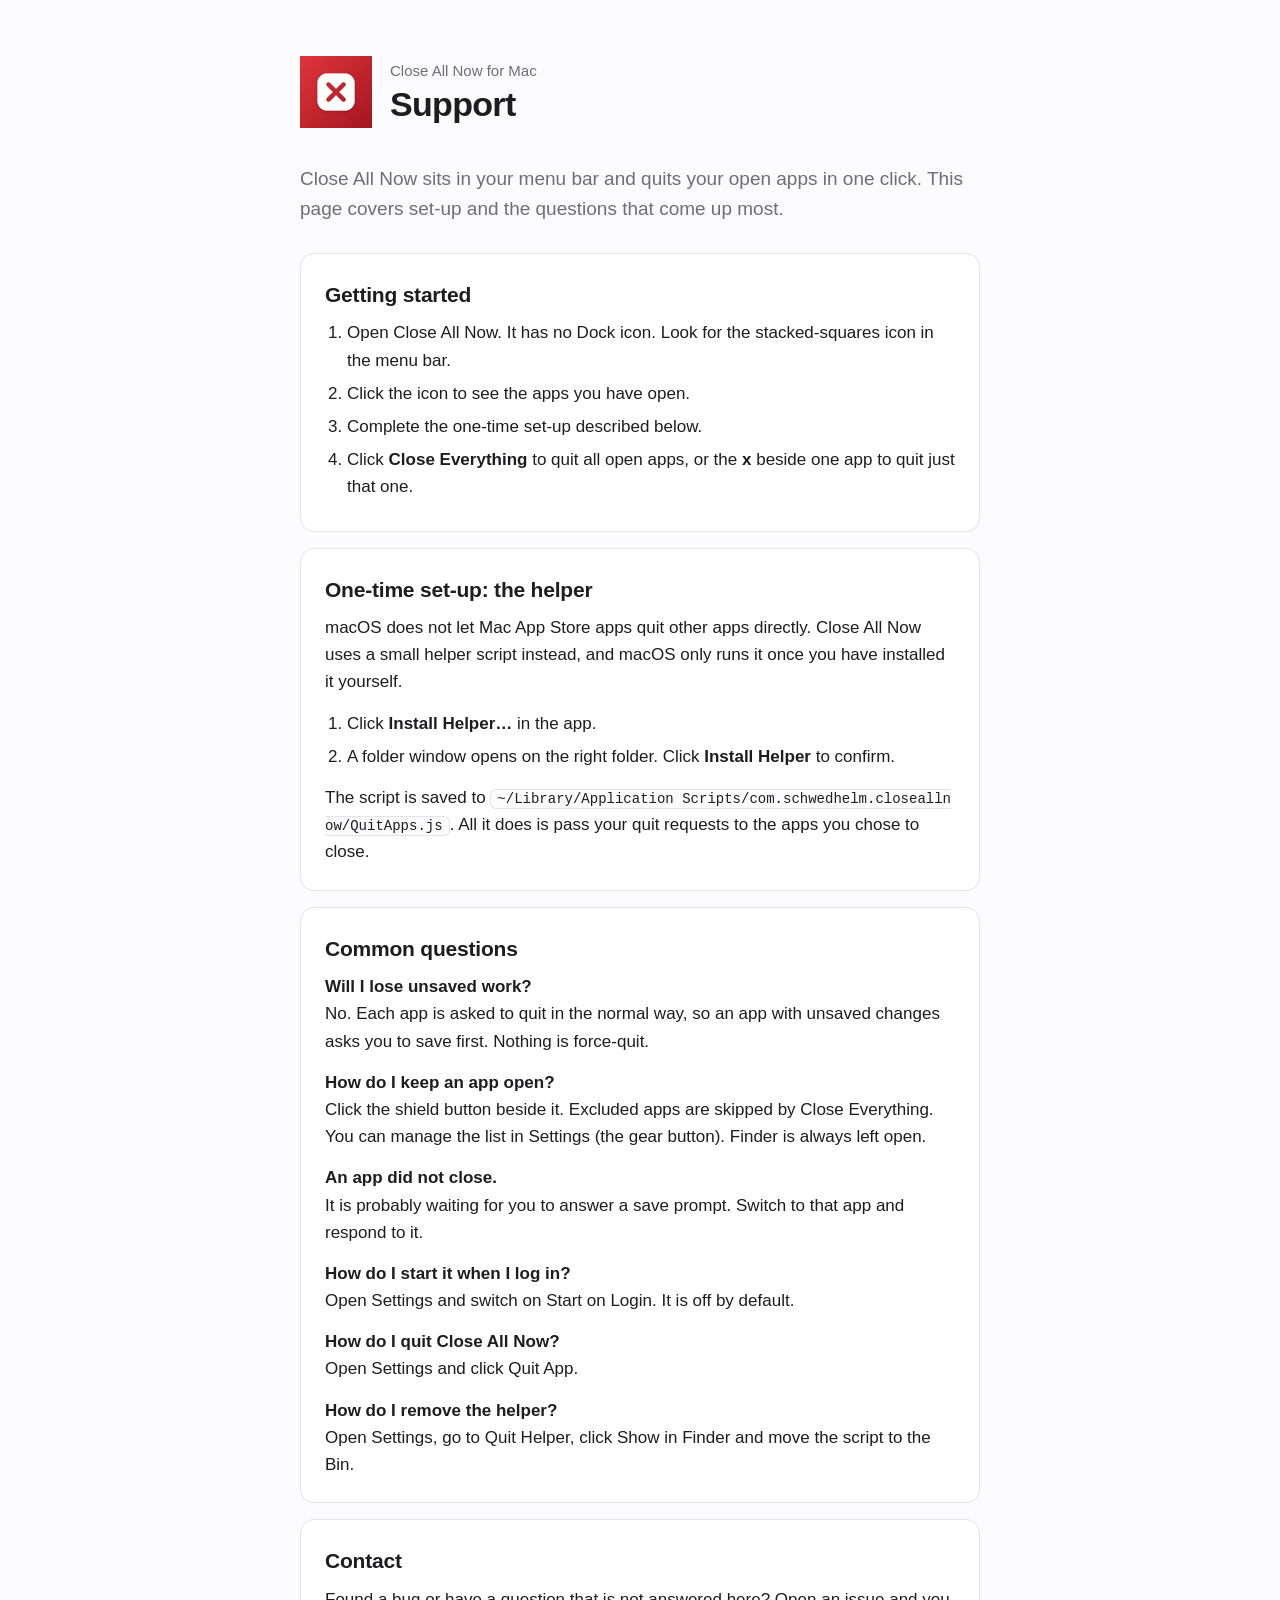
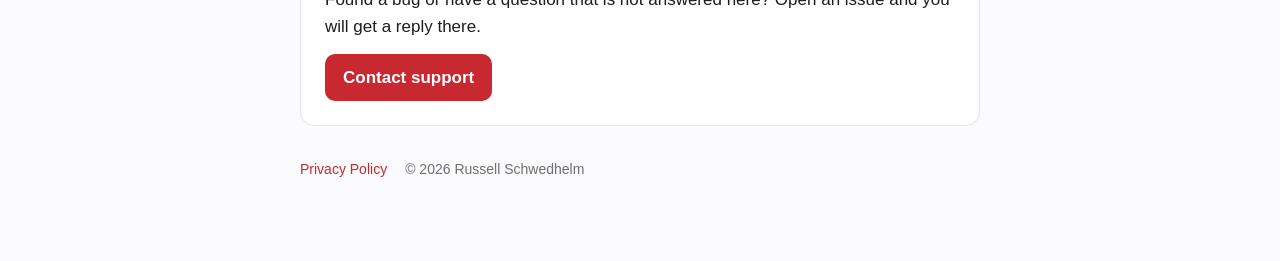
<file: index.html>
<!doctype html>
<html lang="en">
<head>
<meta charset="utf-8">
<meta name="viewport" content="width=device-width, initial-scale=1">
<title>Close All Now Support</title>
<meta name="description" content="Help and support for Close All Now, the Mac menu bar app that quits every open app in one click.">
<link rel="icon" href="icon.png">
<link rel="stylesheet" href="style.css">
</head>
<body>
<div class="wrap">
  <header>
    <img src="icon.png" alt="Close All Now icon">
    <div>
      <p class="name">Close All Now for Mac</p>
      <h1>Support</h1>
    </div>
  </header>

  <p class="lead">Close All Now sits in your menu bar and quits your open apps in one click. This page covers set-up and the questions that come up most.</p>

  <section>
    <h2>Getting started</h2>
    <ol>
      <li>Open Close All Now. It has no Dock icon. Look for the stacked-squares icon in the menu bar.</li>
      <li>Click the icon to see the apps you have open.</li>
      <li>Complete the one-time set-up described below.</li>
      <li>Click <strong>Close Everything</strong> to quit all open apps, or the <strong>x</strong> beside one app to quit just that one.</li>
    </ol>
  </section>

  <section>
    <h2>One-time set-up: the helper</h2>
    <p>macOS does not let Mac App Store apps quit other apps directly. Close All Now uses a small helper script instead, and macOS only runs it once you have installed it yourself.</p>
    <ol>
      <li>Click <strong>Install Helper…</strong> in the app.</li>
      <li>A folder window opens on the right folder. Click <strong>Install Helper</strong> to confirm.</li>
    </ol>
    <p>The script is saved to <code>~/Library/Application Scripts/com.schwedhelm.closeallnow/QuitApps.js</code>. All it does is pass your quit requests to the apps you chose to close.</p>
  </section>

  <section>
    <h2>Common questions</h2>
    <p><strong>Will I lose unsaved work?</strong><br>No. Each app is asked to quit in the normal way, so an app with unsaved changes asks you to save first. Nothing is force-quit.</p>
    <p><strong>How do I keep an app open?</strong><br>Click the shield button beside it. Excluded apps are skipped by Close Everything. You can manage the list in Settings (the gear button). Finder is always left open.</p>
    <p><strong>An app did not close.</strong><br>It is probably waiting for you to answer a save prompt. Switch to that app and respond to it.</p>
    <p><strong>How do I start it when I log in?</strong><br>Open Settings and switch on Start on Login. It is off by default.</p>
    <p><strong>How do I quit Close All Now?</strong><br>Open Settings and click Quit App.</p>
    <p><strong>How do I remove the helper?</strong><br>Open Settings, go to Quit Helper, click Show in Finder and move the script to the Bin.</p>
  </section>

  <section>
    <h2>Contact</h2>
    <p>Found a bug or have a question that is not answered here? Open an issue and you will get a reply there.</p>
    <p><a class="button" href="https://github.com/RussellSchwedhelm/close-all-now-support/issues/new">Contact support</a></p>
  </section>

  <footer>
    <a href="privacy.html">Privacy Policy</a>
    <span>© 2026 Russell Schwedhelm</span>
  </footer>
</div>
</body>
</html>
</file>
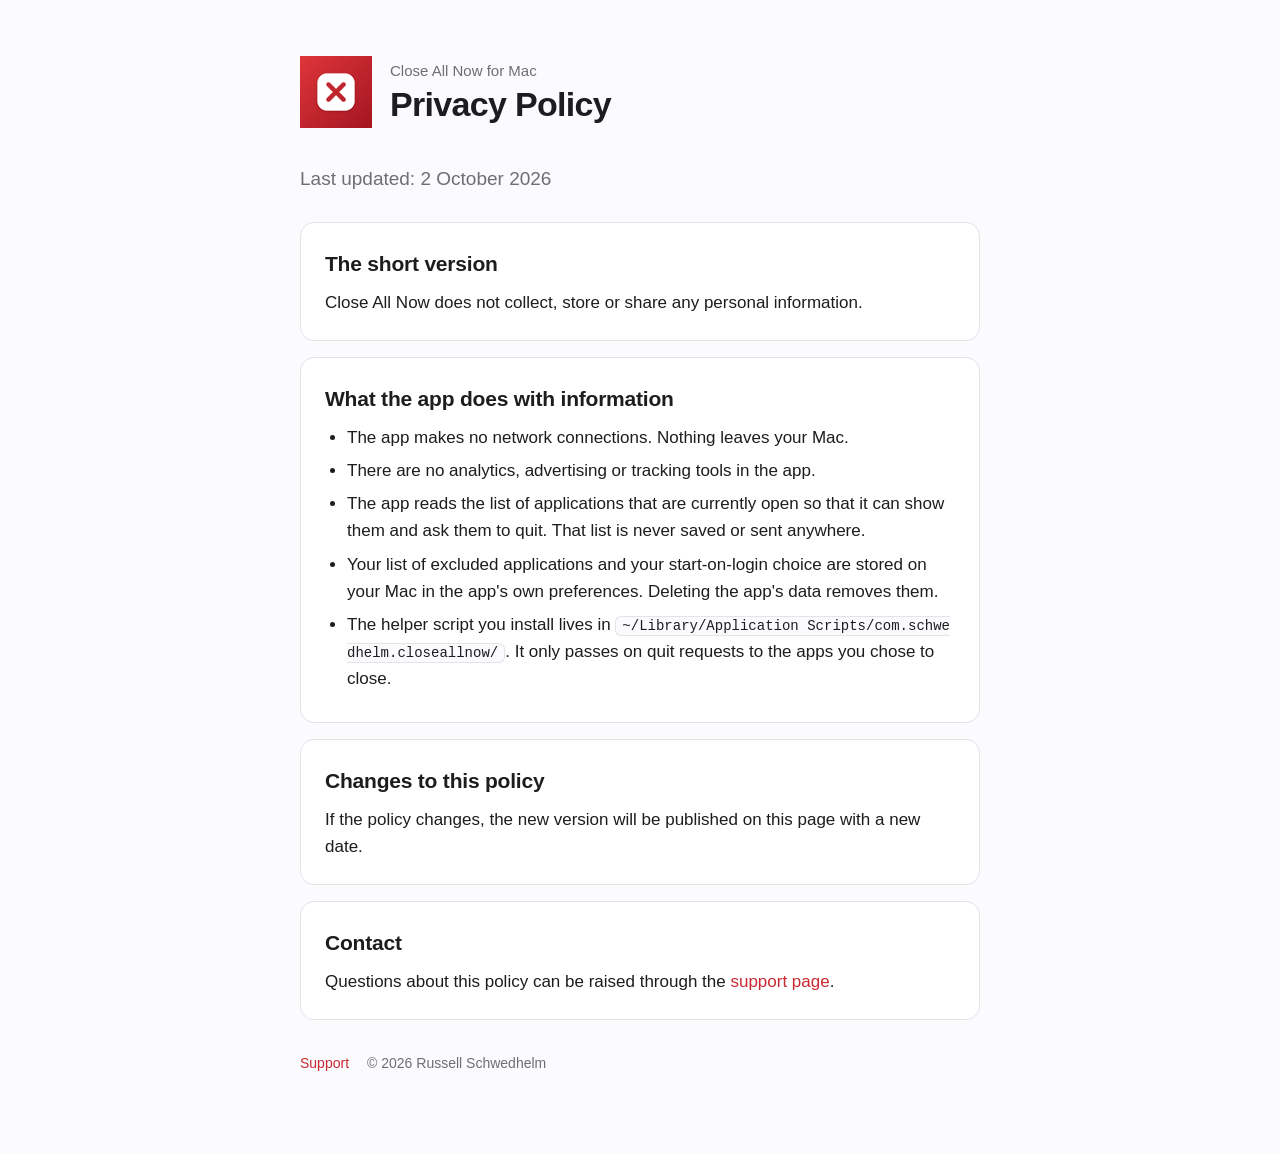
<file: privacy.html>
<!doctype html>
<html lang="en">
<head>
<meta charset="utf-8">
<meta name="viewport" content="width=device-width, initial-scale=1">
<title>Close All Now Privacy Policy</title>
<meta name="description" content="Privacy policy for Close All Now. The app collects no data and makes no network connections.">
<link rel="icon" href="icon.png">
<link rel="stylesheet" href="style.css">
</head>
<body>
<div class="wrap">
  <header>
    <img src="icon.png" alt="Close All Now icon">
    <div>
      <p class="name">Close All Now for Mac</p>
      <h1>Privacy Policy</h1>
    </div>
  </header>

  <p class="lead">Last updated: 2 October 2026</p>

  <section>
    <h2>The short version</h2>
    <p>Close All Now does not collect, store or share any personal information.</p>
  </section>

  <section>
    <h2>What the app does with information</h2>
    <ul>
      <li>The app makes no network connections. Nothing leaves your Mac.</li>
      <li>There are no analytics, advertising or tracking tools in the app.</li>
      <li>The app reads the list of applications that are currently open so that it can show them and ask them to quit. That list is never saved or sent anywhere.</li>
      <li>Your list of excluded applications and your start-on-login choice are stored on your Mac in the app's own preferences. Deleting the app's data removes them.</li>
      <li>The helper script you install lives in <code>~/Library/Application Scripts/com.schwedhelm.closeallnow/</code>. It only passes on quit requests to the apps you chose to close.</li>
    </ul>
  </section>

  <section>
    <h2>Changes to this policy</h2>
    <p>If the policy changes, the new version will be published on this page with a new date.</p>
  </section>

  <section>
    <h2>Contact</h2>
    <p>Questions about this policy can be raised through the <a href="index.html">support page</a>.</p>
  </section>

  <footer>
    <a href="index.html">Support</a>
    <span>© 2026 Russell Schwedhelm</span>
  </footer>
</div>
</body>
</html>
</file>
<file: style.css>
:root {
  --bg: #fbfbfd; --card: #ffffff; --text: #1d1d1f; --muted: #6e6e73;
  --line: #e3e3e8; --accent: #c8282f;
}
@media (prefers-color-scheme: dark) {
  :root { --bg: #0e0e10; --card: #1b1b1f; --text: #f5f5f7; --muted: #a1a1a6; --line: #2c2c31; --accent: #ff5a5f; }
}
* { box-sizing: border-box; }
body {
  margin: 0; background: var(--bg); color: var(--text);
  font: 17px/1.6 -apple-system, BlinkMacSystemFont, "SF Pro Text", "Helvetica Neue", Arial, sans-serif;
  -webkit-font-smoothing: antialiased;
}
.wrap { max-width: 720px; margin: 0 auto; padding: 56px 20px 80px; }
header { display: flex; align-items: center; gap: 18px; margin-bottom: 36px; }
header img { width: 72px; height: 72px; }
header .name { font-size: 15px; color: var(--muted); margin: 0; }
h1 { font-size: 34px; line-height: 1.15; letter-spacing: -0.02em; margin: 2px 0 0; }
h2 { font-size: 21px; letter-spacing: -0.01em; margin: 0 0 8px; }
p { margin: 0 0 14px; }
p:last-child, ul:last-child, ol:last-child { margin-bottom: 0; }
ul, ol { margin: 0 0 14px; padding-left: 22px; }
li { margin-bottom: 6px; }
section { background: var(--card); border: 1px solid var(--line); border-radius: 14px; padding: 24px; margin-bottom: 16px; }
a { color: var(--accent); text-decoration: none; }
a:hover { text-decoration: underline; }
code { font: 14px ui-monospace, "SF Mono", Menlo, monospace; background: var(--bg); border: 1px solid var(--line); border-radius: 6px; padding: 1px 6px; word-break: break-all; }
.lead { font-size: 19px; color: var(--muted); margin-bottom: 28px; }
.button { display: inline-block; background: var(--accent); color: #fff; font-weight: 600; padding: 10px 18px; border-radius: 10px; }
.button:hover { text-decoration: none; opacity: 0.9; }
footer { margin-top: 32px; font-size: 14px; color: var(--muted); display: flex; gap: 18px; flex-wrap: wrap; }
</file>
